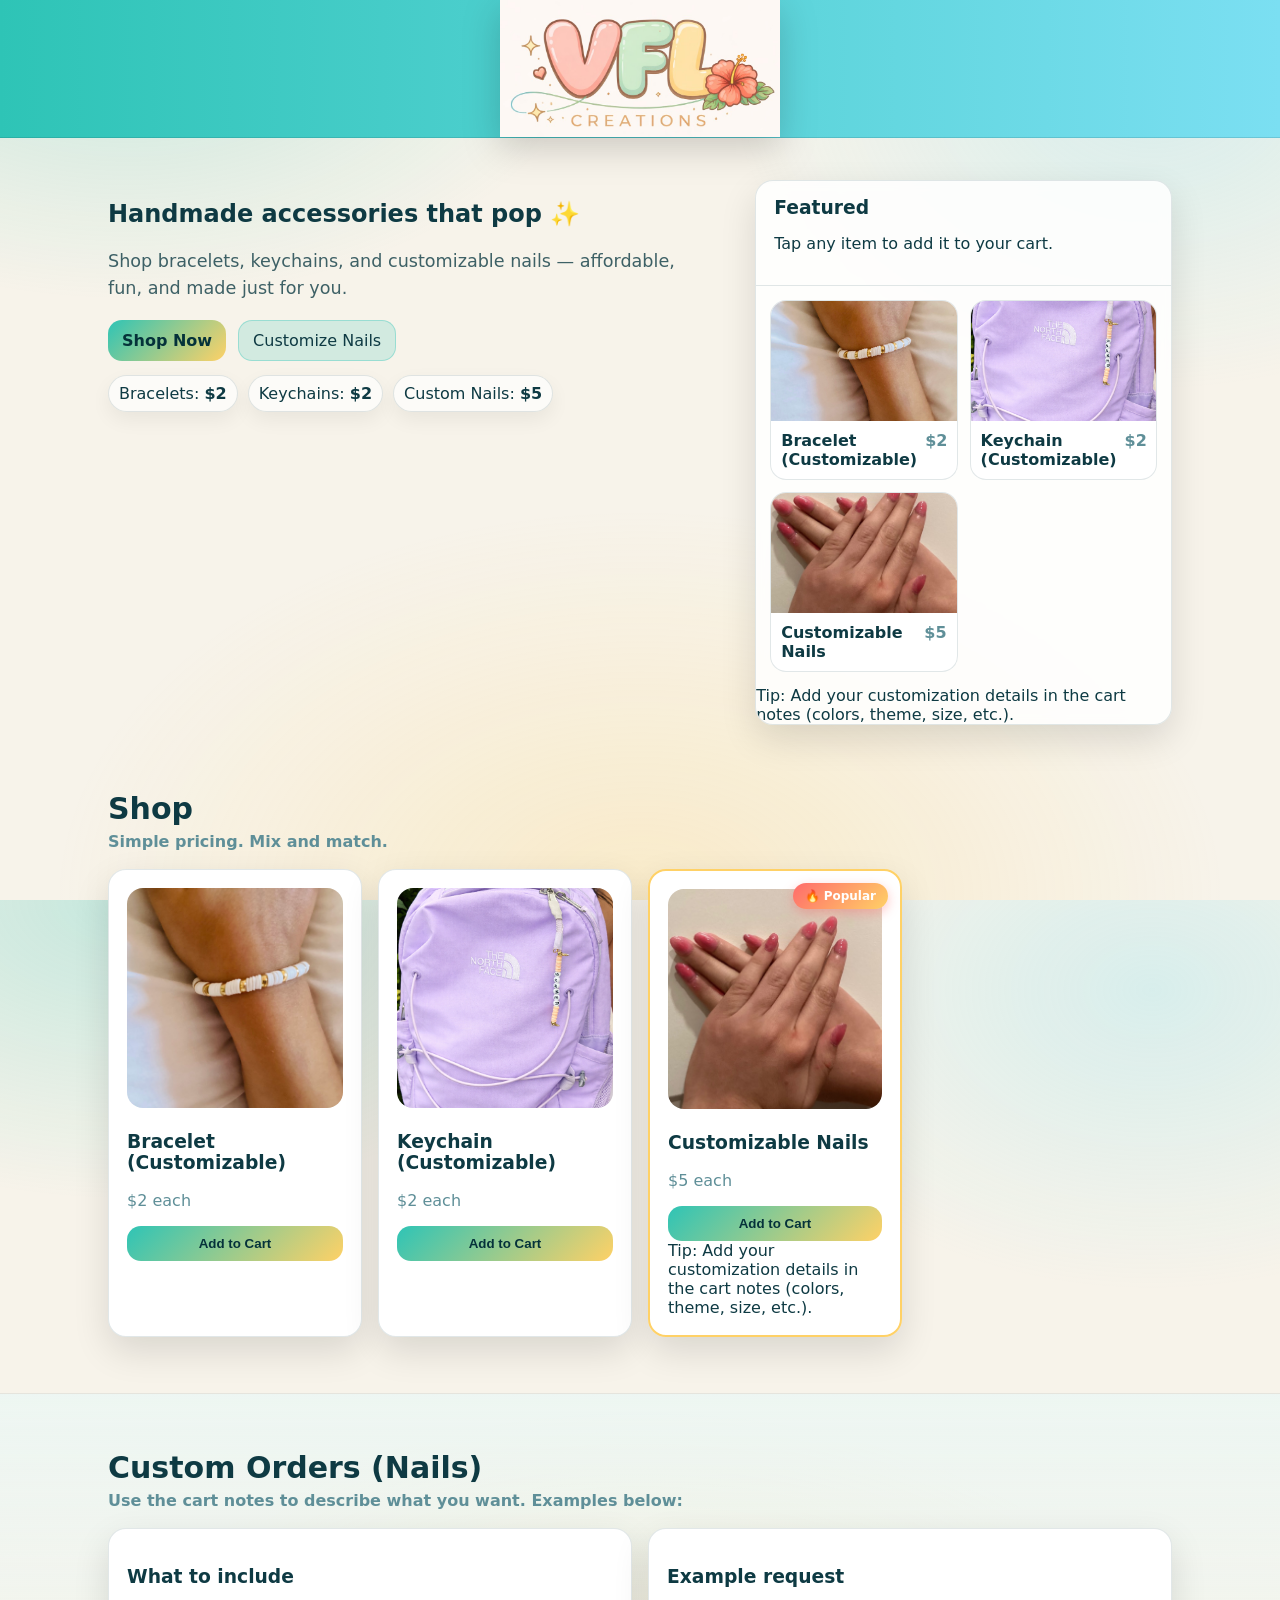
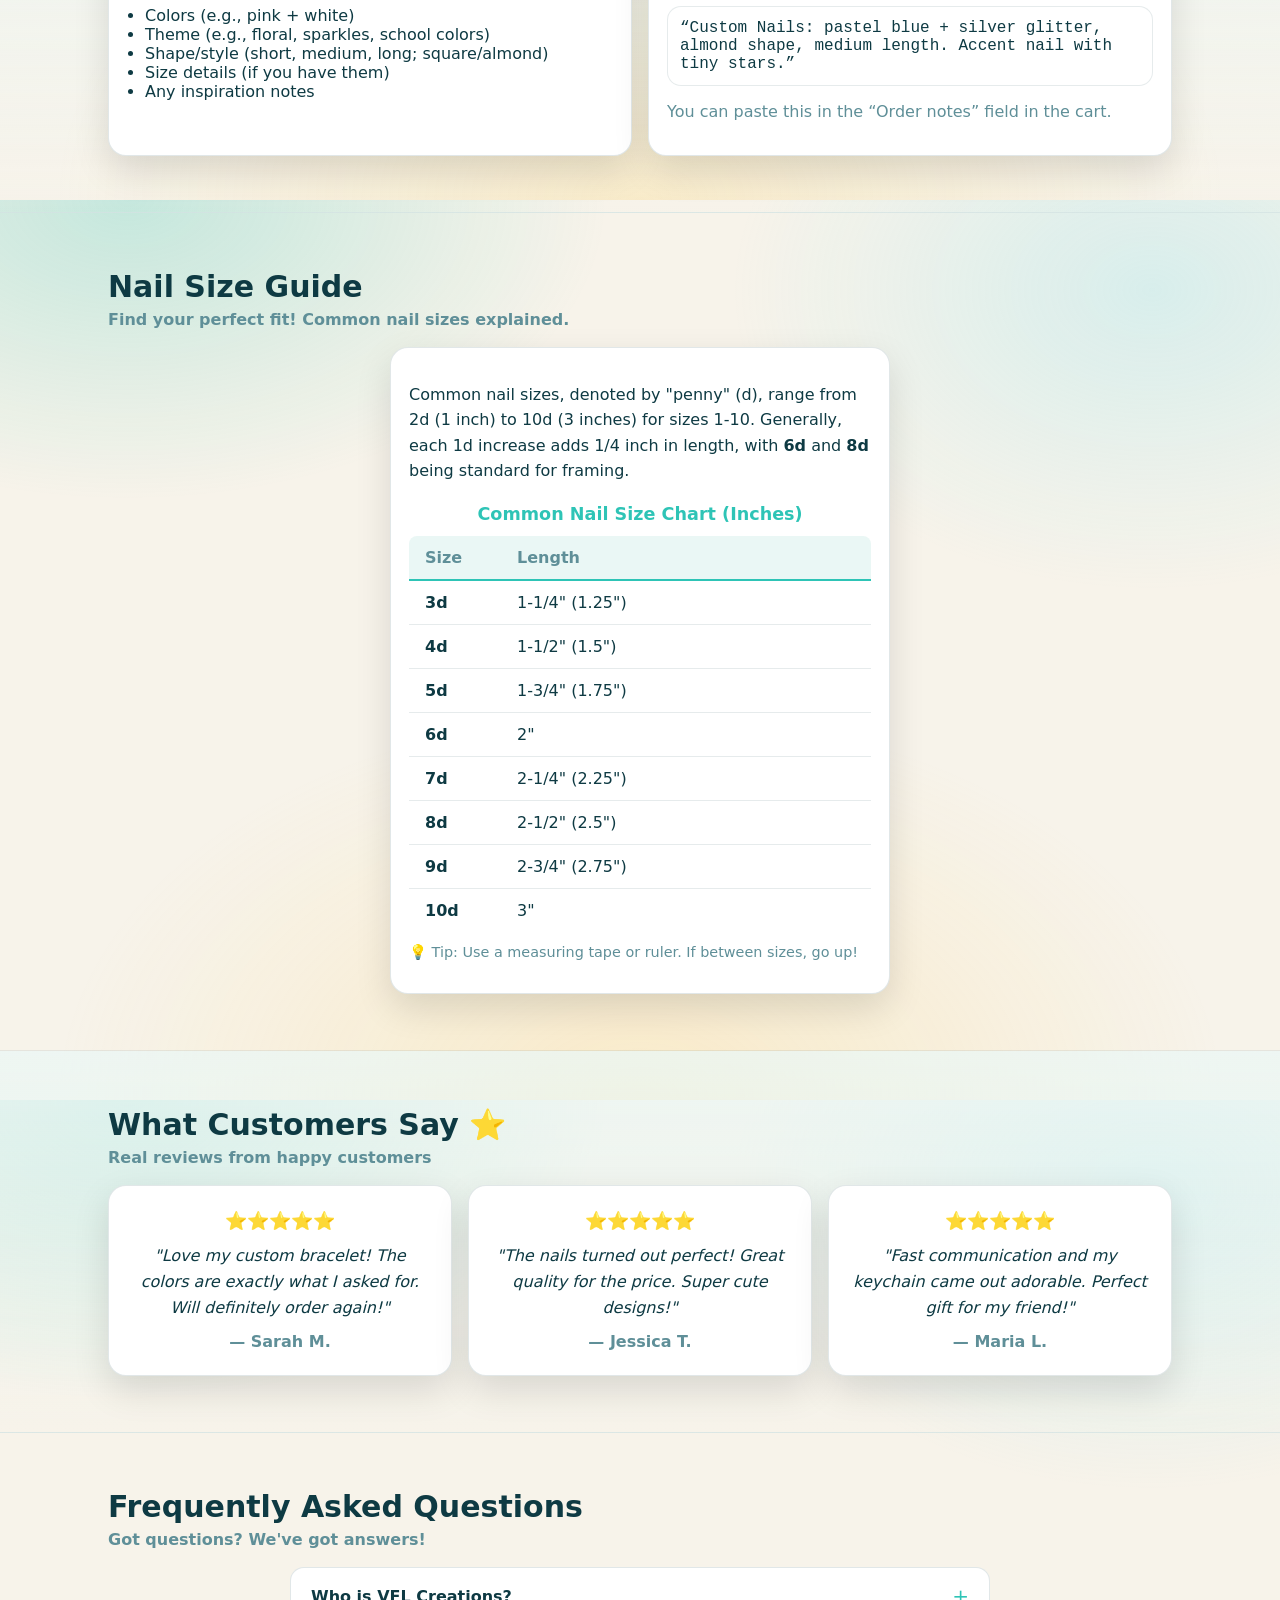
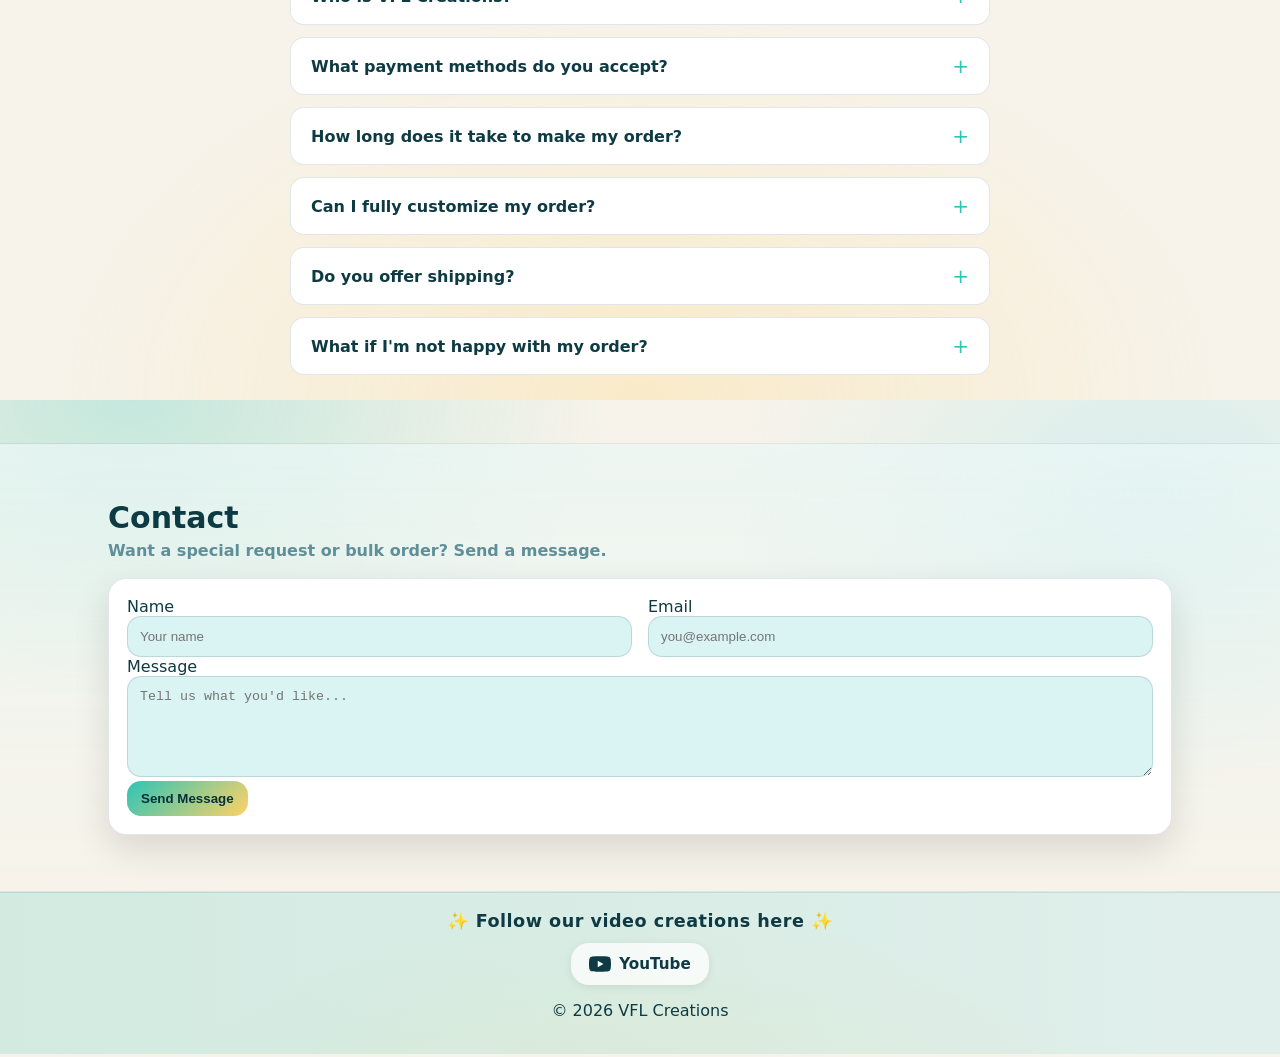
<file: index.html>
<!doctype html>
<html lang="en">
<head>
  <meta charset="utf-8" />
  <meta name="viewport" content="width=device-width, initial-scale=1" />
  <title>VFL Creations – Handmade Bracelets, Keychains & Custom Nails</title>
  <meta name="description" content="VFL Creations handmade bracelets, keychains, and customizable nails. Affordable, fun accessories made just for you." />
  
  <!-- Open Graph / Social Sharing -->
  <meta property="og:type" content="website" />
  <meta property="og:title" content="VFL Creations – Handmade Accessories" />
  <meta property="og:description" content="Shop handmade bracelets ($2), keychains ($2), and customizable nails ($5). Affordable, fun, and made just for you!" />
  <meta property="og:image" content="VFL_logo.jpg" />
  <meta property="og:url" content="https://vflcreations.github.com" />
  <meta name="twitter:card" content="summary_large_image" />
  
  <link rel="stylesheet" href="styles.css" />
</head>
<body>
  <!-- ===== HEADER ===== -->
  <header class="site-header">
    <div class="container header-row">
      <a class="brand" href="#top" aria-label="VFL Creations home">
        <img
          src="VFL_logo.jpg"
          class="logo-img"
          alt="VFL Creations logo"
        />
        <span class="logo-creations">Creations</span>
      </a>
    </div>
  </header>

  <!-- ===== MAIN ===== -->
  <main id="top">
    <!-- Hero -->
    <section class="hero">
      <div class="container hero-grid">
        <div>
          <h1>Handmade accessories that pop ✨</h1>
          <p class="lead">
            Shop bracelets, keychains, and customizable nails — affordable, fun, and made just for you.
          </p>

          <div class="cta-row">
            <a class="btn primary" href="#shop">Shop Now</a>
            <a class="btn ghost" href="#custom">Customize Nails</a>
          </div>

          <div class="pill-row">
            <span class="pill">Bracelets: <strong>$2</strong></span>
            <span class="pill">Keychains: <strong>$2</strong></span>
            <span class="pill">Custom Nails: <strong>$5</strong></span>
          </div>
        </div>

        <!-- Featured -->
        <div class="hero-card" aria-label="Featured products">
          <div class="hero-card-top">
            <h3>Featured</h3>
            <p>Tap any item to add it to your cart.</p>
          </div>

          <div class="featured-grid">
            <figure class="featured"
              onclick="addToCart('Bracelet', 2)"
              role="button" tabindex="0" aria-label="Add Bracelet">
              <img src="bracelet_white_and_gold.jpg" alt="White and gold bracelet" />
              <figcaption>Bracelet (Customizable)<span class="muted">$2</span></figcaption>
            </figure>

            <figure class="featured"
              onclick="addToCart('Keychain (Summer)', 2)"
              role="button" tabindex="0" aria-label="Add Keychain Summer">
              <img src="keychain_summer.PNG" alt="Summer keychain" />
              <figcaption>Keychain (Customizable)<span class="muted">$2</span></figcaption>
            </figure>

            <figure class="featured"
              onclick="addToCart('Customizable Nails', 5)"
              role="button" tabindex="0" aria-label="Add Customizable Nails">
              <img src="nails.jpeg" alt="Custom nails" />
              <figcaption>Customizable Nails <span class="muted">$5</span></figcaption>
            </figure>
          </div>

          <div class="note">
            Tip: Add your customization details in the cart notes (colors, theme, size, etc.).
          </div>
        </div>
      </div>
    </section>

    <!-- Shop -->
    <section id="shop" class="section">
      <div class="container">
        <div class="section-head">
          <h2>Shop</h2>
          <p>Simple pricing. Mix and match.</p>
        </div>

        <div class="grid products">
          <article class="card fade-in">
            <img class="product-photo" src="bracelet_white_and_gold.jpg" alt="White and gold bracelet">
            <h3>Bracelet (Customizable)</h3>
            <p class="muted">$2 each</p>
            <button class="btn primary full" onclick="addToCart('Bracelet', 2)">Add to Cart</button>
          </article>

          <article class="card fade-in">
            <img class="product-photo" src="keychain_summer.PNG" alt="Summer keychain">
            <h3>Keychain (Customizable)</h3>
            <p class="muted">$2 each</p>
            <button class="btn primary full" onclick="addToCart('Keychain (Summer)', 2)">Add to Cart</button>
          </article>

          <article class="card nails-sunset fade-in">
            <span class="badge-popular">🔥 Popular</span>
            <img class="product-photo" src="nails.jpeg" alt="Custom nails">
            <h3>Customizable Nails</h3>
            <p class="muted">$5 each</p>
            <button class="btn primary full" onclick="addToCart('Customizable Nails', 5)">Add to Cart</button>
            <div class="note">
              Tip: Add your customization details in the cart notes (colors, theme, size, etc.).
            </div>
          </article>
        </div>
      </div>
    </section>

    <!-- Custom Orders -->
    <section id="custom" class="section soft">
      <div class="container">
        <div class="section-head">
          <h2>Custom Orders (Nails)</h2>
          <p>Use the cart notes to describe what you want. Examples below:</p>
        </div>

        <div class="grid two">
          <div class="card">
            <h3>What to include</h3>
            <ul class="list">
              <li>Colors (e.g., pink + white)</li>
              <li>Theme (e.g., floral, sparkles, school colors)</li>
              <li>Shape/style (short, medium, long; square/almond)</li>
              <li>Size details (if you have them)</li>
              <li>Any inspiration notes</li>
            </ul>
          </div>

          <div class="card">
            <h3>Example request</h3>
            <p class="mono">“Custom Nails: pastel blue + silver glitter, almond shape, medium length. Accent nail with tiny stars.”</p>
            <p class="muted">You can paste this in the “Order notes” field in the cart.</p>
          </div>
        </div>
      </div>
    </section>

    <!-- Nail Size Guide -->
    <section id="size-guide" class="section fade-in">
      <div class="container">
        <div class="section-head">
          <h2>Nail Size Guide</h2>
          <p>Find your perfect fit! Common nail sizes explained.</p>
        </div>

        <div class="card size-chart">
          <p class="size-intro">
            Common nail sizes, denoted by "penny" (d), range from 2d (1 inch) to 10d (3 inches) for sizes 1-10. 
            Generally, each 1d increase adds 1/4 inch in length, with <strong>6d</strong> and <strong>8d</strong> being standard for framing.
          </p>

          <h3 class="size-chart-title">Common Nail Size Chart (Inches)</h3>
          
          <div class="size-row header">
            <span>Size</span>
            <span>Length</span>
          </div>
          <div class="size-row">
            <span><strong>3d</strong></span>
            <span>1-1/4" (1.25")</span>
          </div>
          <div class="size-row">
            <span><strong>4d</strong></span>
            <span>1-1/2" (1.5")</span>
          </div>
          <div class="size-row">
            <span><strong>5d</strong></span>
            <span>1-3/4" (1.75")</span>
          </div>
          <div class="size-row">
            <span><strong>6d</strong></span>
            <span>2"</span>
          </div>
          <div class="size-row">
            <span><strong>7d</strong></span>
            <span>2-1/4" (2.25")</span>
          </div>
          <div class="size-row">
            <span><strong>8d</strong></span>
            <span>2-1/2" (2.5")</span>
          </div>
          <div class="size-row">
            <span><strong>9d</strong></span>
            <span>2-3/4" (2.75")</span>
          </div>
          <div class="size-row">
            <span><strong>10d</strong></span>
            <span>3"</span>
          </div>
          
          <p class="muted small" style="margin-top:12px;">💡 Tip: Use a measuring tape or ruler. If between sizes, go up!</p>
        </div>
      </div>
    </section>

    <!-- Testimonials -->
    <section id="reviews" class="section soft fade-in">
      <div class="container">
        <div class="section-head">
          <h2>What Customers Say ⭐</h2>
          <p>Real reviews from happy customers</p>
        </div>

        <div class="grid testimonials">
          <div class="card testimonial">
            <div class="stars">⭐⭐⭐⭐⭐</div>
            <p>"Love my custom bracelet! The colors are exactly what I asked for. Will definitely order again!"</p>
            <div class="reviewer">— Sarah M.</div>
          </div>

          <div class="card testimonial">
            <div class="stars">⭐⭐⭐⭐⭐</div>
            <p>"The nails turned out perfect! Great quality for the price. Super cute designs!"</p>
            <div class="reviewer">— Jessica T.</div>
          </div>

          <div class="card testimonial">
            <div class="stars">⭐⭐⭐⭐⭐</div>
            <p>"Fast communication and my keychain came out adorable. Perfect gift for my friend!"</p>
            <div class="reviewer">— Maria L.</div>
          </div>
        </div>
      </div>
    </section>

    <!-- FAQ -->
    <section id="faq" class="section fade-in">
      <div class="container">
        <div class="section-head">
          <h2>Frequently Asked Questions</h2>
          <p>Got questions? We've got answers!</p>
        </div>

        <div class="faq-list">
          <details class="faq-item">
            <summary>Who is VFL Creations?</summary>
            <div class="faq-answer">
              VFL Creations was born in April 2026 from the friendship of 3 friends who share a passion for handmade accessories. We create unique, affordable pieces with love!
            </div>
          </details>

          <details class="faq-item">
            <summary>What payment methods do you accept?</summary>
            <div class="faq-answer">
              We accept Venmo and PayPal. After you submit your order through our contact form, we'll send you payment details via email.
            </div>
          </details>

          <details class="faq-item">
            <summary>How long does it take to make my order?</summary>
            <div class="faq-answer">
              Most orders are completed within 3-5 business days. Custom nail sets may take up to 7 days depending on complexity. We'll keep you updated!
            </div>
          </details>

          <details class="faq-item">
            <summary>Can I fully customize my order?</summary>
            <div class="faq-answer">
              Absolutely! Bracelets, keychains, and nails can all be customized. Just add your preferences (colors, themes, sizes) in the order notes or message us directly.
            </div>
          </details>

          <details class="faq-item">
            <summary>Do you offer shipping?</summary>
            <div class="faq-answer">
              Yes! We offer local pickup and shipping. Shipping costs vary by location and will be discussed after you place your order. If you're in the Austin, TX area, even better — meet up with one of our founders to get your product in person!
            </div>
          </details>

          <details class="faq-item">
            <summary>What if I'm not happy with my order?</summary>
            <div class="faq-answer">
              Your satisfaction matters to us! If there's an issue with your order, reach out within 48 hours and we'll work to make it right.
            </div>
          </details>
        </div>
      </div>
    </section>

    <!-- Contact -->
    <section id="contact" class="section soft">
      <div class="container">
        <div class="section-head">
          <h2>Contact</h2>
          <p>Want a special request or bulk order? Send a message.</p>
        </div>

        <form
          class="card form"
          action="https://formspree.io/f/mdayndvy"
          method="POST"
          id="contactForm"
        >
          <input type="hidden" name="_subject" value="New Message from VFL Creations Website">
          <div class="grid two">
            <label>
              Name
              <input required type="text" name="name" id="contactName" placeholder="Your name" />
            </label>
            <label>
              Email
              <input required type="email" name="email" id="contactEmail" placeholder="you@example.com" />
            </label>
          </div>

          <label>
            Message
            <textarea required name="message" id="contactMessage" rows="5" placeholder="Tell us what you'd like..."></textarea>
          </label>

          <button class="btn primary" type="submit">Send Message</button>
        </form>
      </div>
    </section>
  </main>

  <!-- ===== CART DRAWER ===== -->
  <aside class="cart-drawer" id="cartDrawer" aria-hidden="true">
    <div class="cart-panel">
      <div class="cart-head">
        <h2>Your Cart</h2>
        <button class="icon-btn" id="closeCartBtn" aria-label="Close cart">✕</button>
      </div>

      <div id="cartItems" class="cart-items"></div>

      <div class="cart-notes">
        <label>
          Order notes (customization details)
          <textarea id="orderNotes" rows="4" placeholder="Add colors, theme, nail size/style, etc."></textarea>
        </label>
      </div>

      <div class="cart-summary">
        <div class="row"><span>Subtotal</span><strong id="subtotal">$0.00</strong></div>

        <div class="order-summary">
          <div class="muted small">Copy/paste this when you message us:</div>
          <pre id="orderSummary">No items added yet.</pre>
        </div>

        <p class="muted small">Taxes/shipping (if any) can be discussed after order confirmation.</p>
      </div>

      <button class="btn primary full" onclick="checkout()">Checkout</button>
      <button class="btn ghost full" onclick="clearCart()">Clear Cart</button>
    </div>
  </aside>

  <!-- ===== FOOTER ===== -->
  <footer class="site-footer">
    <div class="container">
      <p class="social-heading">✨ Follow our video creations here ✨</p>
      <div class="social-links">
        <a href="https://www.youtube.com/@VFLCreations" target="_blank" rel="noopener noreferrer" class="social-link youtube" aria-label="VFL Creations on YouTube">
          <svg class="social-icon" viewBox="0 0 24 24" fill="currentColor" aria-hidden="true">
            <path d="M23.498 6.186a3.016 3.016 0 0 0-2.122-2.136C19.505 3.545 12 3.545 12 3.545s-7.505 0-9.377.505A3.017 3.017 0 0 0 .502 6.186C0 8.07 0 12 0 12s0 3.93.502 5.814a3.016 3.016 0 0 0 2.122 2.136c1.871.505 9.376.505 9.376.505s7.505 0 9.377-.505a3.015 3.015 0 0 0 2.122-2.136C24 15.93 24 12 24 12s0-3.93-.502-5.814zM9.545 15.568V8.432L15.818 12l-6.273 3.568z"/>
          </svg>
          <span>YouTube</span>
        </a>
      </div>
      <p>© <span id="year"></span> VFL Creations</p>
    </div>
  </footer>

  <!-- ===== SCRIPT ===== -->
  <script>
  // Cache all DOM references once at startup
  const cart = new Map();
  const yearEl = document.getElementById("year");
  const cartDrawer = document.getElementById("cartDrawer");
  const closeCartBtn = document.getElementById("closeCartBtn");
  const itemsEl = document.getElementById("cartItems");
  const subtotalEl = document.getElementById("subtotal");
  const summaryEl = document.getElementById("orderSummary");
  const notesEl = document.getElementById("orderNotes");

  yearEl.textContent = new Date().getFullYear();

  function openCart() {
    cartDrawer.setAttribute("aria-hidden", "false");
    cartDrawer.classList.add("open");
  }

  function closeCart() {
    cartDrawer.setAttribute("aria-hidden", "true");
    cartDrawer.classList.remove("open");
  }

  closeCartBtn.addEventListener("click", closeCart);
  cartDrawer.addEventListener("click", (e) => {
    if (e.target === cartDrawer) closeCart();
  });

  function addToCart(name, price) {
    const item = cart.get(name) || { price, qty: 0 };
    item.qty++;
    cart.set(name, item);
    renderCart();
    openCart();
  }

  function clearCart() {
    cart.clear();
    renderCart();
  }

  function changeQty(name, delta) {
    const item = cart.get(name);
    if (!item) return;

    item.qty += delta;
    if (item.qty <= 0) cart.delete(name);

    renderCart();
  }

  function renderCart() {
    const notes = (notesEl.value || "").trim();
    let html = "";
    let subtotal = 0;
    let summaryText = "";

    for (const [name, item] of cart) {
      const line = item.qty * item.price;
      subtotal += line;
      const safeName = name.replace(/'/g, "\\'");

      html += `<div class="cart-item">
        <div class="cart-item-main">
          <div class="cart-item-title">${name}</div>
          <div class="muted small">$${item.price.toFixed(2)} each</div>
        </div>
        <div class="cart-item-actions">
          <button class="qty" aria-label="Decrease" onclick="changeQty('${safeName}', -1)">−</button>
          <span class="qty-count">${item.qty}</span>
          <button class="qty" aria-label="Increase" onclick="changeQty('${safeName}', 1)">+</button>
        </div>
      </div>`;

      summaryText += `${name} x${item.qty} — $${line.toFixed(2)}\n`;
    }

    itemsEl.innerHTML = html;
    subtotalEl.textContent = `$${subtotal.toFixed(2)}`;

    if (cart.size === 0) {
      summaryEl.textContent = "No items added yet.";
    } else {
      if (notes) summaryText += `\nNotes: ${notes}\n`;
      summaryText += `\nTotal: $${subtotal.toFixed(2)}`;
      summaryEl.textContent = summaryText;
    }
  }

  // Only debounce the notes input, not button clicks
  let notesTimeout;
  notesEl.addEventListener("input", () => {
    clearTimeout(notesTimeout);
    notesTimeout = setTimeout(renderCart, 150);
  });

  function checkout() {
    const summary = summaryEl.textContent;
    if (!summary || summary === "No items added yet.") {
      alert("Add something to the cart first.");
      return;
    }
    // Close cart drawer
    closeCart();
    // Pre-fill contact form message
    const contactMessage = document.getElementById("contactMessage");
    if (contactMessage) {
      contactMessage.value = "Order:\n" + summary;
    }
    // Scroll to contact section
    document.getElementById("contact").scrollIntoView({ behavior: "smooth" });
  }

  // Scroll fade-in animation
  const fadeObserver = new IntersectionObserver((entries) => {
    entries.forEach(entry => {
      if (entry.isIntersecting) {
        entry.target.classList.add("visible");
      }
    });
  }, { threshold: 0.1, rootMargin: "0px 0px -50px 0px" });

  document.querySelectorAll(".fade-in").forEach(el => fadeObserver.observe(el));

  renderCart();
</script>
</body>
</html>
</file>
<file: styles.css>
/* ================================
 VFL CREATIONS – OCEAN / SAND THEME
 ================================ */
:root{
  --bg:#f7f3ea; /* sand */
  --panel:#ffffff; /* foam */
  --soft:#eaf7f5; /* sea mist */
  --text:#0e3a43; /* deep ocean */
  --muted:#5f8f98;
  --brand:#2ec4b6; /* aqua */
  --brand2:#7bdff2; /* light aqua */
  --brand3:#ffd166; /* sun */
  --ring: rgba(46,196,182,.35);
  --border: rgba(14,58,67,.12);
  --shadow: 0 14px 36px rgba(0,0,0,.12);
  --radius: 18px;
}

*{box-sizing:border-box}
html,body{height:100%}

body{
  margin:0;
  font-family: system-ui, -apple-system, Segoe UI, Roboto, Arial;
  background:
    radial-gradient(800px 500px at 10% 0%, rgba(46,196,182,.25), transparent 60%),
    radial-gradient(700px 500px at 90% 10%, rgba(123,223,242,.25), transparent 60%),
    radial-gradient(900px 600px at 50% 100%, rgba(255,209,102,.25), transparent 65%),
    var(--bg);
  color:var(--text);
}

a{color:inherit; text-decoration:none}

/* ================= LAYOUT HELPERS ================= */
.container{width:min(1100px, 92vw); margin:0 auto; position:relative; z-index:1;}
.nav{display:flex; align-items:center; gap:6px; flex-wrap:wrap; justify-content:flex-end;}
.nav a{padding:10px 12px; border-radius:12px; font-weight:800; color:#05323a;}
.nav a:hover{background:rgba(255,255,255,.35)}

.badge{
  display:inline-grid;
  place-items:center;
  min-width:22px;
  height:22px;
  padding:0 6px;
  border-radius:999px;
  background:#fff;
  color:#05323a;
  font-weight:900;
  margin-left:6px;
  font-size:12px;
}

.cart-btn{
  background:rgba(255,255,255,.35);
  border:1px solid rgba(14,58,67,.15);
  border-radius:14px;
  padding:10px 12px;
  cursor:pointer;
  font-size:16px;
}
.cart-btn:hover{background:rgba(255,255,255,.5)}

/* ================= HEADER ================= */
.site-header{
  position:sticky;
  top:0;
  z-index:10;
  background: linear-gradient(90deg, var(--brand), var(--brand2));
  border-bottom:1px solid rgba(14,58,67,.15);
}



/* Center logo horizontally in header */
.header-row {
  display: flex;
  justify-content: center; /* ✅ centers logo */
  align-items: center;
}

/* ===== BRAND / LOGO ===== */
.brand{
  display:flex;
  align-items:center;
  justify-content:center;
  gap:0;
  text-decoration:none;
}


/* Large logo in header */
.logo-img{
  height:auto;          /* BIG logo */
  width:280px;
  max-width:80vm;;
  display:block;
  object-fit:contain;
  filter: drop-shadow(0 10px 18px rgba(0,0,0,.18));
  animation: logoFloat 3.6s ease-in-out infinite;
  transition: filter .25s ease, transform .25s ease;
}

/* Responsive sizing so it stays nice on mobile */
@media (max-width: 600px){
  .logo-img{
    height:72px;
  }
}

/* ================= BRAND LOGO (IMAGE) + EFFECTS ================= */
.brand-logo{
  display:flex;
  align-items:center;
  gap:10px;
  position:relative;
}


/* Center logo properly */
.brand-center{
  grid-column: 2;
  justify-self: center;
}


/* Nav stays right */
.nav{
  grid-column: 3;
  justify-self: end;
  display: flex;
  align-items: center;
  gap: 8px;
}

/* Logo container */
.brand-logo{
  display: flex;
  align-items: center;
  gap: 10px;
  position: relative;
}



@keyframes logoFloat{
  0%,100%{ transform: translateY(0) rotate(-2deg); }
  50%{ transform: translateY(-3px) rotate(-2deg); }
}

/* Sparkle streaks */
.sparkle-logo{position:relative;}

.sparkle-logo::before,
.sparkle-logo::after{
  content:"✨";
  position:absolute;
  font-size:22px;
  opacity:0;
  pointer-events:none;
  filter: drop-shadow(0 10px 14px rgba(255,209,102,.7));
}

.sparkle-logo::before{
  left:6px;
  top:-12px;
  animation: sparkleStreak 2.8s linear infinite;
}

.sparkle-logo::after{
  left:86px;
  top:48px;
  animation: sparkleStreak 2.8s linear infinite;
  animation-delay:1.2s;
}

@keyframes sparkleStreak{
  0%{transform:translate(0,0) scale(.6); opacity:0;}
  15%{opacity:1;}
  50%{transform:translate(18px,-14px) scale(1); opacity:.9;}
  80%{opacity:.4;}
  100%{transform:translate(28px,-22px) scale(.4); opacity:0;}
}

/* Hover glow */
.brand:hover .logo-img{
  filter:
    drop-shadow(0 0 14px rgba(255,209,102,.9))
    drop-shadow(0 0 28px rgba(46,196,182,.65));
  transform: rotate(-1deg) scale(1.03);
}

.logo-creations{
  font-size:22px;
  font-weight:800;
  letter-spacing:.6px;
  color:#05323a;
  margin-bottom:6px;
}

/* ================= FLOATING ICONS ================= */
.floating-icons{
  position:fixed;
  inset:0;
  pointer-events:none;
  z-index:0;
}
.float{
  position:absolute;
  opacity:.14;
  animation: drift 14s ease-in-out infinite;
}
@keyframes drift{
  0%,100%{transform:translateY(0)}
  50%{transform:translateY(-14px)}
}

/* ================= WAVES ================= */
.wave-divider svg{
  width:100%;
  height:80px;
  display:block;
}

/* ================= HERO + SECTIONS ================= */
.hero{padding:42px 0 26px;}
.hero-grid{display:grid; grid-template-columns:1.25fr .85fr; gap:22px; align-items:start;}
.lead{font-size:18px; opacity:.9; max-width:52ch;}
.cta-row{display:flex; gap:12px; margin:18px 0 10px; flex-wrap:wrap;}
.pill-row{display:flex; gap:10px; flex-wrap:wrap; margin-top:12px;}
.pill{background:rgba(255,255,255,.65); border:1px solid rgba(14,58,67,.12); padding:8px 12px; border-radius:999px; box-shadow:0 8px 20px rgba(0,0,0,.06);}

.section{padding:34px 0;}
.section.soft{
  background:rgba(234,247,245,.65);
  border-top:1px solid rgba(14,58,67,.08);
  border-bottom:1px solid rgba(14,58,67,.08);
}
.section-head{margin-bottom:16px;}
.section-head h2{margin:0 0 6px; font-size:30px;}
.section-head p{margin:0; color:var(--muted); font-weight:650;}

/* ================= GRID / PRODUCTS ================= */
.grid{display:grid; gap:16px;}
.grid.products{grid-template-columns:repeat(3, 1fr);}
.grid.two{grid-template-columns:repeat(2, 1fr);}

.card{
  background: var(--panel);
  border-radius: var(--radius);
  padding:18px;
  box-shadow: var(--shadow);
  border:1px solid var(--border);
}

.product-photo{
  width:100%;
  height:220px;
  object-fit:cover;
  border-radius:16px;
}

.muted{color:var(--muted);}
.small{font-size:13px;}
.center{text-align:center;}

.price-row{display:flex; align-items:baseline; gap:10px; margin:10px 0 12px;}
.price{font-weight:950; font-size:22px;}
.unit{color:var(--muted); font-weight:700;}
.tag{
  display:inline-block;
  margin-top:8px;
  padding:6px 10px;
  border-radius:999px;
  background:rgba(123,223,242,.35);
  border:1px solid rgba(14,58,67,.10);
  font-weight:900;
  font-size:12px;
}

/* ================= SUNSET NAILS ================= */
.nails-sunset{
  background:
    linear-gradient(180deg,#fff,#fff),
    radial-gradient(circle at top left,#ffd16655,transparent 60%),
    radial-gradient(circle at top right,#ff7a5a55,transparent 60%);
  border:2px solid #ffd166;
}

/* ================= BUTTONS ================= */
.btn{display:inline-flex; align-items:center; justify-content:center; padding:12px 14px; border-radius:14px; cursor:pointer; text-decoration:none; border:none;}
.btn.full{width:100%;}
.btn.primary{
  background: linear-gradient(135deg,var(--brand),var(--brand3));
  color:#05323a;
  font-weight:900;
}
.btn.ghost{
  background: rgba(46,196,182,.18);
  border:1px solid rgba(46,196,182,.35);
}

/* ================= LIST / MONO ================= */
.list{margin:10px 0 0; padding-left:18px;}
.mono{font-family: ui-monospace, SFMono-Regular, Menlo, Consolas, monospace; background:rgba(255,255,255,.6); padding:12px; border-radius:14px; border:1px solid rgba(14,58,67,.10);}

/* ================= FORMS (NO DARK GREY) ================= */
input, textarea{
  width:100%;
  padding:12px;
  border-radius:14px;
  border:1px solid rgba(14,58,67,.15);
  background: rgba(46,196,182,.18);
  color: var(--text);
}
input:focus, textarea:focus{
  outline:none;
  background: rgba(46,196,182,.28);
  box-shadow: 0 0 0 4px var(--ring);
}

/* ================= CART DRAWER ================= */
.cart-drawer{
  position:fixed;
  inset:0;
  background:rgba(0,0,0,.35);
  opacity:0;
  pointer-events:none;
  transition:opacity .2s ease;
  z-index:50;
}
.cart-drawer.open{opacity:1; pointer-events:auto;}

.cart-panel{
  position:absolute;
  right:0; top:0;
  height:100%;
  width:min(420px,92vw);
  padding:16px;
  border-left:1px solid rgba(14,58,67,.12);
  overflow:auto;
  background: linear-gradient(180deg,#ffffff,#eaf7f5);
}

.cart-head{display:flex; justify-content:space-between; align-items:center; gap:12px;}
.icon-btn{background:rgba(46,196,182,.18); border:1px solid rgba(14,58,67,.12); border-radius:12px; padding:8px 10px; cursor:pointer;}
.cart-items{display:grid; gap:10px; margin:14px 0;}
.cart-item{display:grid; grid-template-columns:1fr auto; gap:10px; padding:12px; border:1px solid rgba(14,58,67,.10); border-radius:14px; background: rgba(46,196,182,.12);}
.qty{display:flex; align-items:center; gap:10px; justify-content:flex-end;}
.qty-btn{width:34px; height:34px; border-radius:12px; border:1px solid rgba(14,58,67,.12); background:rgba(255,255,255,.75); cursor:pointer; font-size:18px;}
.qty-num{min-width:24px; text-align:center; font-weight:900;}
.row{display:flex; justify-content:space-between; align-items:center;}

/* ================= FOOTER ================= */
.site-footer{
  padding:18px 0;
  background:linear-gradient(90deg, rgba(46,196,182,.18), rgba(123,223,242,.18));
  border-top:1px solid rgba(14,58,67,.10);
  text-align:center;
}
.footer-row{display:flex; justify-content:space-between; align-items:center; gap:12px; flex-wrap:wrap;}

/* Social Links */
.social-heading{
  font-size:1.1rem;
  font-weight:700;
  color:var(--text);
  margin:0 0 12px 0;
  letter-spacing:.5px;
}
.social-links{
  display:flex;
  justify-content:center;
  gap:16px;
  margin-bottom:12px;
}
.social-link{
  display:inline-flex;
  align-items:center;
  gap:8px;
  padding:10px 18px;
  border-radius:var(--radius);
  background:rgba(255,255,255,.75);
  color:var(--text);
  font-weight:700;
  font-size:.95rem;
  transition:all .2s ease;
  box-shadow:0 2px 8px rgba(0,0,0,.08);
}
.social-link:hover{
  background:#fff;
  transform:translateY(-2px);
  box-shadow:0 4px 12px rgba(0,0,0,.12);
}
.social-link.youtube:hover{
  color:#ff0000;
}
.social-icon{
  width:22px;
  height:22px;
}


/* ===== Layout helpers ===== */
.container{max-width:1100px;margin:0 auto;padding:0 18px;position:relative;z-index:1}
.section{padding:56px 0}
.section.soft{background:linear-gradient(180deg,rgba(234,247,245,.75),transparent)}
.section-head{margin-bottom:18px}
.section-head h2{margin:0 0 6px 0}
.lead{font-size:1.1rem;line-height:1.55;color:rgba(14,58,67,.88)}
.muted{color:var(--muted)}
.small{font-size:.9rem}
.mono{font-family:ui-monospace,SFMono-Regular,Menlo,Monaco,Consolas,monospace}

/* ===== Header / brand ===== */
.brand{display:flex;align-items:center;gap:10px;text-decoration:none;color:var(--text)}
/*.logo-img{width:82px;height:82px;object-fit:contain;filter:drop-shadow(0 10px 16px rgba(0,0,0,.18));transform:rotate(-5deg)}*/
.brand-text{font-weight:900;letter-spacing:.6px;font-size:1.55rem}
.logo-creations{font-weight:800;font-size:1.10rem;opacity:.92}
.nav{display:flex;align-items:center;gap:14px}
.nav a{color:rgba(5,50,58,.95);text-decoration:none;font-weight:700}
.nav a:hover{text-decoration:underline}

/* ===== Buttons ===== */
.btn{display:inline-flex;align-items:center;justify-content:center;gap:8px;padding:10px 14px;border-radius:14px;text-decoration:none;cursor:pointer}
.btn.full{width:100%}
button.btn{border:none}
.icon-btn{background:rgba(255,255,255,.35);border:1px solid rgba(14,58,67,.18);border-radius:14px;padding:10px 12px;cursor:pointer}
.badge{display:inline-grid;place-items:center;min-width:22px;height:22px;padding:0 6px;border-radius:999px;background:#fff;color:var(--text);font-weight:900;margin-left:6px}

/* ===== Hero ===== */
.hero{padding:42px 0 10px 0}
.hero-grid{display:grid;grid-template-columns:1.2fr .8fr;gap:22px;align-items:start}
.hero-card{background:rgba(255,255,255,.85);backdrop-filter:blur(6px);border-radius:var(--radius);border:1px solid var(--border);box-shadow:var(--shadow);overflow:hidden}
.hero-card-top{padding:16px 18px;border-bottom:1px solid var(--border)}
.hero-card-top h3{margin:0 0 6px 0}
.cta-row{display:flex;gap:12px;flex-wrap:wrap;margin:14px 0}
.pill-row{display:flex;gap:10px;flex-wrap:wrap;margin-top:12px}
.pill{background:rgba(255,255,255,.65);border:1px solid rgba(14,58,67,.12);padding:8px 10px;border-radius:999px}

/* ===== Featured grid ===== */
.featured-grid{display:grid;grid-template-columns:repeat(2,minmax(0,1fr));gap:12px;padding:14px}
.featured{margin:0;border-radius:16px;border:1px solid rgba(14,58,67,.12);overflow:hidden;background:#fff;cursor:pointer}
.featured img{width:100%;height:120px;object-fit:cover;display:block}
.featured figcaption{padding:10px;font-weight:800;display:flex;justify-content:space-between;gap:8px}
.featured:hover{box-shadow:0 18px 34px rgba(0,0,0,.14);transform:translateY(-2px)}

/* ===== Grids ===== */
.grid{display:grid;gap:16px}
.grid.products{grid-template-columns:repeat(4,minmax(0,1fr))}
.grid.two{grid-template-columns:repeat(2,minmax(0,1fr))}

/* ===== Cart drawer ===== */
.cart-drawer{position:fixed;inset:0;background:rgba(0,0,0,.35);display:none;z-index:30}
.cart-drawer.open{display:block}
.cart-panel{position:absolute;right:0;top:0;height:100%;width:min(420px,92vw);padding:18px;overflow:auto;border-left:1px solid rgba(14,58,67,.18)}
.cart-head{display:flex;justify-content:space-between;align-items:center;gap:10px}
.cart-items{display:grid;gap:10px;margin:14px 0}
.cart-item{padding:12px;display:flex;justify-content:space-between;align-items:center;gap:10px}
.cart-item-title{font-weight:900}
.cart-item-actions{display:flex;align-items:center;gap:10px}
.qty{width:34px;height:34px;border-radius:12px;border:1px solid rgba(14,58,67,.2);background:#fff;cursor:pointer;font-weight:900}
.qty-count{min-width:18px;text-align:center;font-weight:900}
.cart-summary .row{display:flex;justify-content:space-between;align-items:center}
.order-summary pre{white-space:pre-wrap;background:rgba(255,255,255,.7);border:1px solid rgba(14,58,67,.12);border-radius:14px;padding:10px;margin:8px 0 0 0}

/* ===== Sparkle animation ===== */
.sparkle{position:relative;animation:tilt 6s ease-in-out infinite}
@keyframes tilt{0%,100%{transform:rotate(-6deg)}50%{transform:rotate(-2deg)}}
.sparkle::after{content:"";position:absolute;inset:-8px;border-radius:20px;background:conic-gradient(from 180deg, transparent, rgba(255,255,255,.85), transparent);opacity:0;animation:spark 2.2s ease-in-out infinite}
@keyframes spark{0%,70%,100%{opacity:0}75%{opacity:.65}85%{opacity:0}}
.brand:hover .logo-img{filter:drop-shadow(0 0 16px rgba(255,255,255,.85)) drop-shadow(0 10px 16px rgba(0,0,0,.18))}

/* ===== Responsive ===== */
@media(max-width:980px){
  .hero-grid{grid-template-columns:1fr}
  .grid.products{grid-template-columns:repeat(2,minmax(0,1fr))}
  .grid.testimonials{grid-template-columns:repeat(2,1fr)}
}

@media(max-width:600px){
  body{font-size:15px}
  .container{padding:0 12px}
  .hero{padding:24px 0 10px}
  h1{font-size:1.6rem;line-height:1.3}
  .lead{font-size:1rem}
  .section{padding:32px 0}
  .section-head h2{font-size:1.5rem}
  .grid.products{grid-template-columns:1fr}
  .grid.two{grid-template-columns:1fr}
  .featured-grid{grid-template-columns:1fr}
  .featured img{height:160px}
  .product-photo{height:180px}
  .pill-row{flex-direction:column;gap:8px}
  .pill{text-align:center}
  .cta-row{flex-direction:column}
  .btn{width:100%;justify-content:center;padding:14px 16px}
  .cart-panel{width:100%;padding:14px}
  .logo-img{width:200px}
  .card{padding:14px}
  .hero-card-top{padding:12px 14px}
  .hero-card-top h3{font-size:1.1rem}
  .newsletter-box{flex-direction:column;text-align:center}
  .newsletter-form{flex-direction:column;width:100%}
  .newsletter-form input{width:100%}
  .grid.testimonials{grid-template-columns:1fr}
}

/* ===== Product Hover Effects ===== */
.card{
  transition: transform 0.3s ease, box-shadow 0.3s ease;
  position: relative;
  overflow: hidden;
}
.card:hover{
  transform: translateY(-8px);
  box-shadow: 0 20px 40px rgba(0,0,0,.15);
}
.product-photo{
  transition: transform 0.4s ease;
}
.card:hover .product-photo{
  transform: scale(1.05);
}

/* ===== Scroll Fade-in Animation ===== */
.fade-in{
  opacity: 0;
  transform: translateY(30px);
  transition: opacity 0.6s ease, transform 0.6s ease;
}
.fade-in.visible{
  opacity: 1;
  transform: translateY(0);
}

/* ===== Popular/Limited Badge ===== */
.badge-popular{
  position: absolute;
  top: 12px;
  right: 12px;
  background: linear-gradient(135deg, #ff6b6b, #ffd166);
  color: #fff;
  padding: 6px 12px;
  border-radius: 20px;
  font-size: 12px;
  font-weight: 900;
  z-index: 2;
  box-shadow: 0 4px 12px rgba(255,107,107,.4);
}

/* ===== Testimonials ===== */
.grid.testimonials{
  grid-template-columns: repeat(3, 1fr);
}
.testimonial{
  text-align: center;
  padding: 24px;
}
.testimonial .stars{
  font-size: 18px;
  margin-bottom: 12px;
}
.testimonial p{
  font-style: italic;
  line-height: 1.6;
  margin: 0 0 12px;
}
.testimonial .reviewer{
  font-weight: 800;
  color: var(--muted);
}

/* ===== Size Chart ===== */
.size-chart{
  max-width: 500px;
  margin: 0 auto;
  text-align: left;
}
.size-intro{
  line-height: 1.6;
  margin-bottom: 20px;
  color: var(--text);
}
.size-chart-title{
  font-size: 1.1rem;
  color: var(--brand);
  margin-bottom: 12px;
  text-align: center;
}
.size-row{
  display: grid;
  grid-template-columns: 80px 1fr;
  gap: 12px;
  padding: 12px 16px;
  border-bottom: 1px solid rgba(14,58,67,.1);
}
.size-row.header{
  font-weight: 900;
  color: var(--muted);
  border-bottom: 2px solid var(--brand);
  background: var(--soft);
  border-radius: 8px 8px 0 0;
}
.size-row:last-of-type{
  border-bottom: none;
}

/* ===== FAQ Accordion ===== */
.faq-list{
  max-width: 700px;
  margin: 0 auto;
}
.faq-item{
  background: var(--panel);
  border-radius: 14px;
  margin-bottom: 12px;
  border: 1px solid var(--border);
  overflow: hidden;
}
.faq-item summary{
  padding: 16px 20px;
  font-weight: 800;
  cursor: pointer;
  list-style: none;
  display: flex;
  justify-content: space-between;
  align-items: center;
  transition: background 0.2s ease;
}
.faq-item summary::-webkit-details-marker{
  display: none;
}
.faq-item summary::after{
  content: "+";
  font-size: 20px;
  font-weight: 400;
  color: var(--brand);
  transition: transform 0.3s ease;
}
.faq-item[open] summary::after{
  transform: rotate(45deg);
}
.faq-item summary:hover{
  background: rgba(46,196,182,.08);
}
.faq-answer{
  padding: 0 20px 16px;
  color: var(--muted);
  line-height: 1.6;
}

/* ===== Newsletter ===== */
.newsletter-box{
  background: linear-gradient(135deg, var(--brand), var(--brand2));
  border-radius: var(--radius);
  padding: 32px;
  display: flex;
  flex-wrap: wrap;
  align-items: center;
  justify-content: space-between;
  gap: 20px;
}
.newsletter-content h2{
  margin: 0 0 8px;
  color: #05323a;
}
.newsletter-content p{
  margin: 0;
  color: rgba(5,50,58,.8);
}
.newsletter-form{
  display: flex;
  gap: 10px;
}
.newsletter-form input{
  min-width: 240px;
  background: #fff;
}
.newsletter-box .muted{
  width: 100%;
  text-align: center;
  margin-top: 8px;
}


/* Optional: hide the word “Creations” next to the logo */
.logo-creations{
  display:none;
}
</file>
